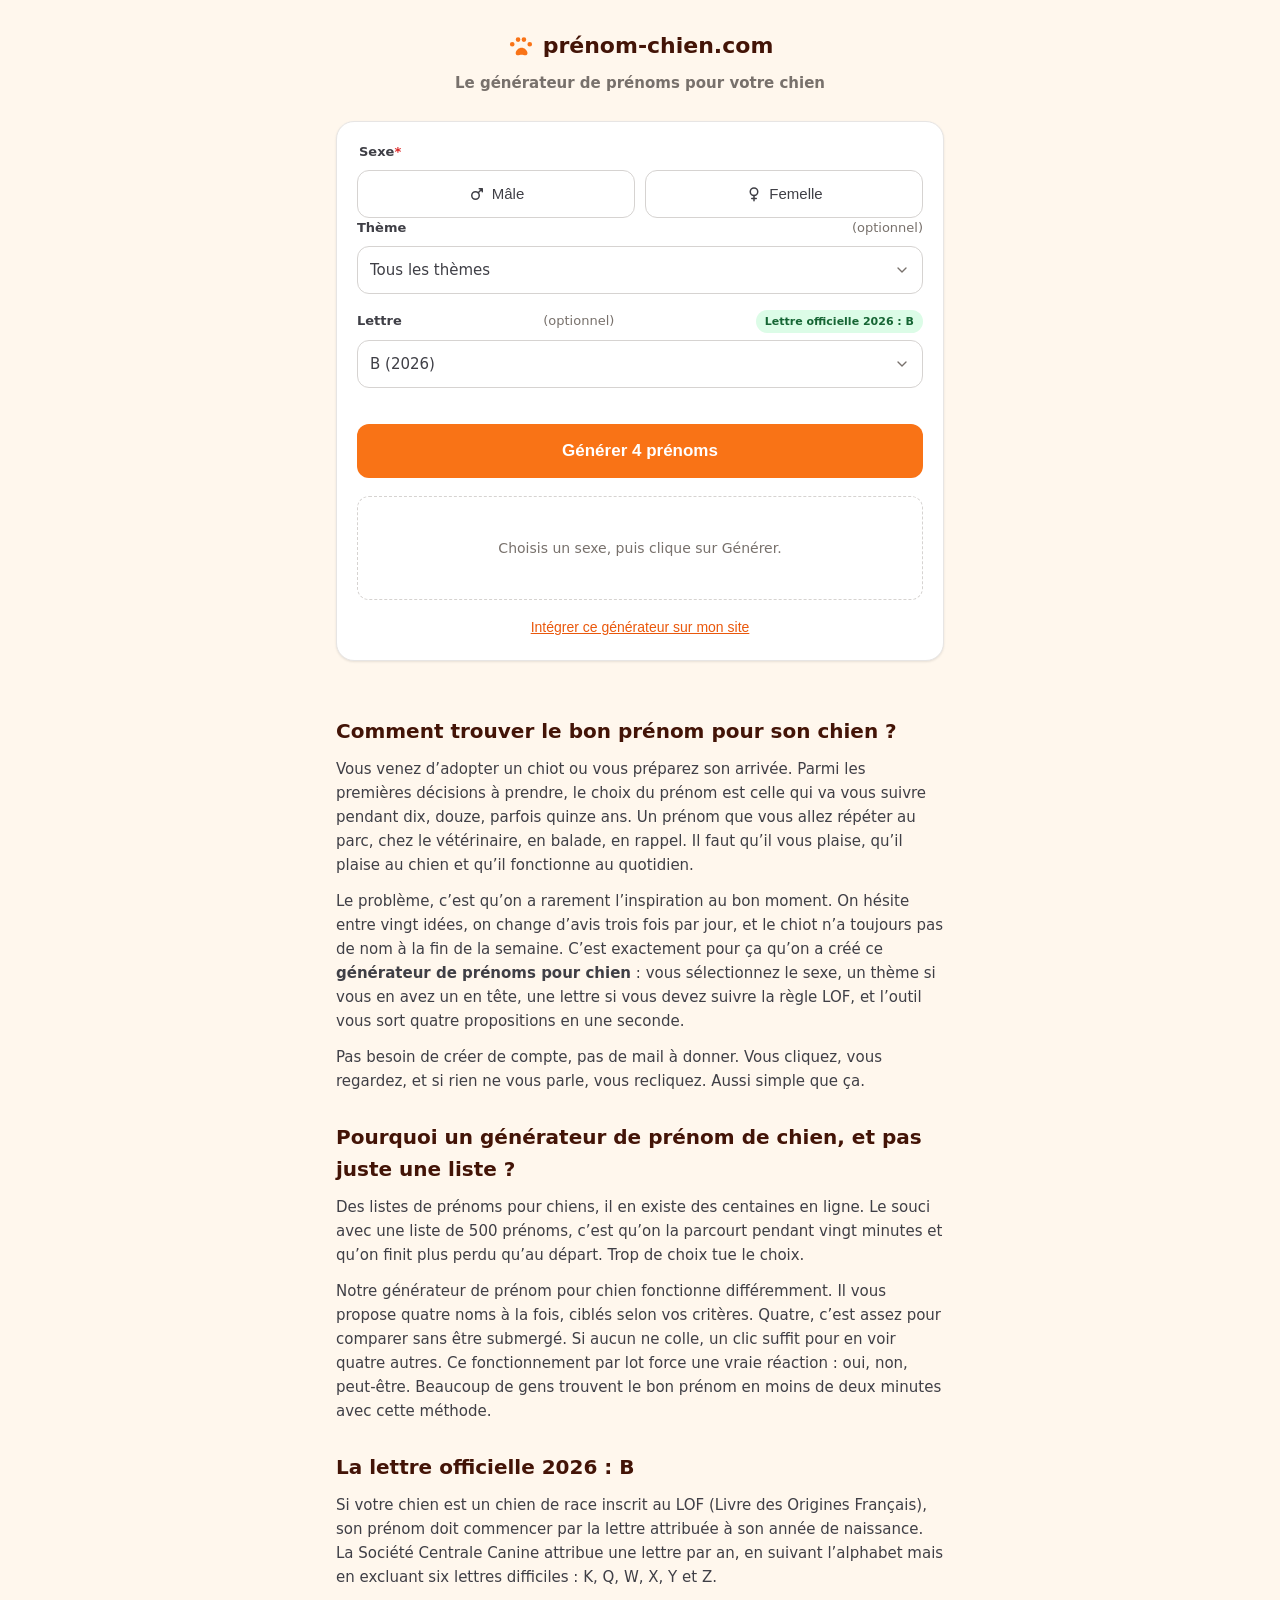
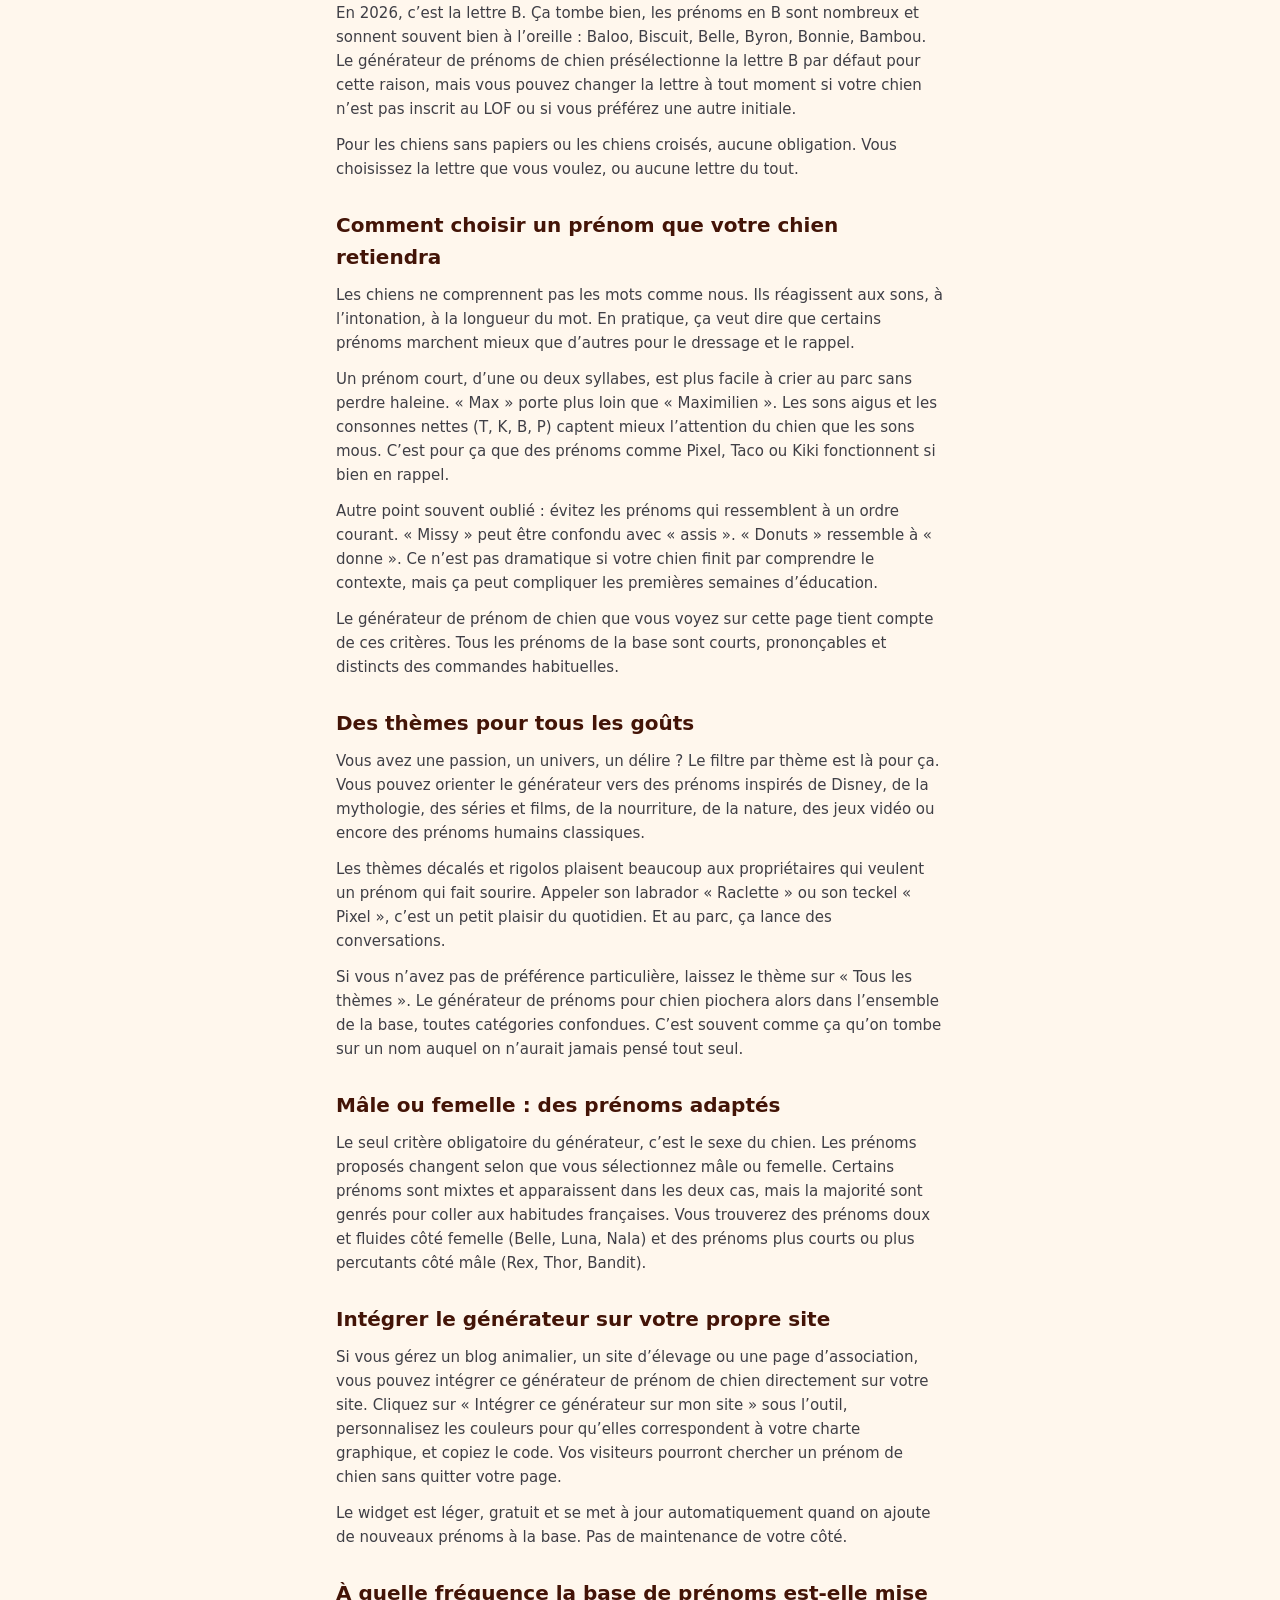
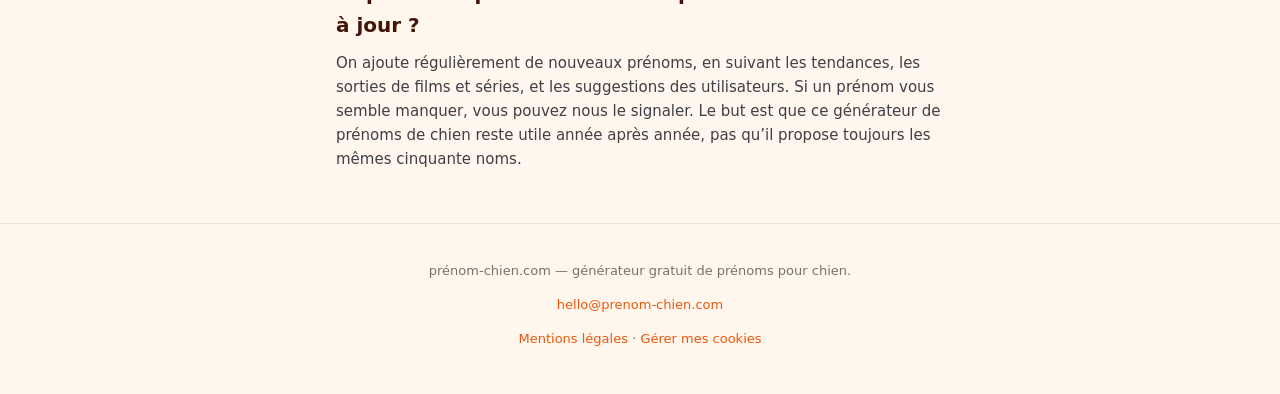
<file: index.html>
<!DOCTYPE html>
<html lang="fr">
<head>
  <meta charset="utf-8">
  <meta name="viewport" content="width=device-width, initial-scale=1">
  <title>Générateur de prénoms de chien 2026 — mâle, femelle, par thème | prénom-chien.com</title>
  <meta name="description" content="Trouvez le prénom parfait pour votre chien en un clic : mâle ou femelle, par thème (Disney, célébrités, séries…) et par lettre. Lettre officielle 2026 : B. Gratuit et rapide.">
  <link rel="canonical" href="https://prenom-chien.com/">
  <meta name="theme-color" content="#f97316">

  <!-- Open Graph / partage -->
  <meta property="og:type" content="website">
  <meta property="og:title" content="Générateur de prénoms de chien 2026">
  <meta property="og:description" content="Mâle ou femelle, par thème et par lettre. Lettre officielle 2026 : B.">
  <meta property="og:url" content="https://prenom-chien.com/">
  <meta property="og:locale" content="fr_FR">

  <link rel="icon" href="data:image/svg+xml,%3Csvg xmlns='http://www.w3.org/2000/svg' viewBox='0 0 24 24'%3E%3Ctext y='20' font-size='20'%3E%F0%9F%90%BE%3C/text%3E%3C/svg%3E">
  <link rel="stylesheet" href="assets/css/style.css">

  <!-- Google AdSense -->
  <script async src="https://pagead2.googlesyndication.com/pagead/js/adsbygoogle.js?client=ca-pub-3139528902031304"
     crossorigin="anonymous"></script>

  <!-- Consent Mode v2 — defaults AVANT chargement GA -->
  <script>
    window.dataLayer = window.dataLayer || [];
    function gtag(){dataLayer.push(arguments);}
    window.gtag = gtag;

    gtag('consent', 'default', {
      ad_storage: 'denied',
      ad_user_data: 'denied',
      ad_personalization: 'denied',
      analytics_storage: 'denied',
      functionality_storage: 'denied',
      personalization_storage: 'denied',
      security_storage: 'granted',
      wait_for_update: 500
    });

    try {
      var m = document.cookie.match(/(?:^|;\s*)pc_consent=([^;]+)/);
      if (m) {
        var c = JSON.parse(decodeURIComponent(m[1]));
        if (c && c.version === 1) {
          var g = c.analytics ? 'granted' : 'denied';
          gtag('consent', 'update', {
            analytics_storage: g,
            functionality_storage: g,
            personalization_storage: g
          });
        }
      }
    } catch (e) {}
  </script>

  <!-- Google Analytics (gtag.js) -->
  <script async src="https://www.googletagmanager.com/gtag/js?id=G-0EL935R9VT"></script>
  <script>
    gtag('js', new Date());
    gtag('config', 'G-0EL935R9VT');
  </script>

  <!-- ================= Google AdSense =================
       Quand ton compte AdSense sera validé, décommente ce bloc et
       remplace ca-pub-XXXXXXXXXXXXXXXX par ton ID éditeur :
  <script async src="https://pagead2.googlesyndication.com/pagead/js/adsbygoogle.js?client=ca-pub-XXXXXXXXXXXXXXXX" crossorigin="anonymous"></script>
       =================================================== -->

  <!-- Données structurées (SEO) -->
  <script type="application/ld+json">
  {
    "@context": "https://schema.org",
    "@type": "WebApplication",
    "name": "Générateur de prénoms de chien",
    "url": "https://prenom-chien.com/",
    "applicationCategory": "UtilitiesApplication",
    "operatingSystem": "Web",
    "inLanguage": "fr-FR",
    "offers": { "@type": "Offer", "price": "0", "priceCurrency": "EUR" }
  }
  </script>
</head>
<body>

  <header class="site-header">
    <a class="logo" href="/">
      <svg viewBox="0 0 24 24" fill="#f97316" aria-hidden="true"><path d="M4.5 12.5a2 2 0 1 0 0-4 2 2 0 0 0 0 4Zm5-4a2 2 0 1 0 0-4 2 2 0 0 0 0 4Zm5 0a2 2 0 1 0 0-4 2 2 0 0 0 0 4Zm5 4a2 2 0 1 0 0-4 2 2 0 0 0 0 4Zm-7 1c-2.5 0-4.5 2-5 4-.4 1.6.8 2.5 2 2.5.9 0 1.8-.5 3-.5s2.1.5 3 .5c1.2 0 2.4-.9 2-2.5-.5-2-2.5-4-5-4Z"/></svg>
      prénom-chien.com
    </a>
    <h1 class="tagline">Le générateur de prénoms pour votre chien</h1>
  </header>

  <main class="wrap">

    <!-- ============================ Générateur ============================ -->
    <section class="generator" aria-label="Générateur de prénoms">

      <fieldset class="field">
        <legend class="label">Sexe <span class="req" aria-hidden="true">*</span></legend>
        <div class="sex-group">
          <button type="button" id="sex-male" class="sex-btn" aria-pressed="false">
            <svg viewBox="0 0 24 24" fill="none" stroke="currentColor" stroke-width="2" stroke-linecap="round" stroke-linejoin="round" aria-hidden="true"><circle cx="10" cy="14" r="5"/><path d="M19 5l-5.4 5.4M19 5h-4M19 5v4"/></svg>
            Mâle
          </button>
          <button type="button" id="sex-female" class="sex-btn" aria-pressed="false">
            <svg viewBox="0 0 24 24" fill="none" stroke="currentColor" stroke-width="2" stroke-linecap="round" stroke-linejoin="round" aria-hidden="true"><circle cx="12" cy="9" r="5"/><path d="M12 14v7M9 18h6"/></svg>
            Femelle
          </button>
        </div>
      </fieldset>

      <div class="field">
        <label class="label" for="theme">Thème <span class="opt">(optionnel)</span></label>
        <select id="theme">
          <option value="">Tous les thèmes</option>
        </select>
      </div>

      <div class="field">
        <label class="label" for="letter">
          Lettre <span class="opt">(optionnel)</span>
          <span class="badge">Lettre officielle 2026 : B</span>
        </label>
        <select id="letter">
          <option value="">Toutes les lettres</option>
        </select>
      </div>

      <button type="button" id="generate" class="btn-primary">Générer 4 prénoms</button>

      <output id="result" class="result" aria-live="polite">
        <p class="hint">Choisis un sexe, puis clique sur Générer.</p>
      </output>

      <div id="actions" class="actions">
        <button type="button" id="again" class="btn-again">
          <svg viewBox="0 0 24 24" fill="none" stroke="currentColor" stroke-width="2" stroke-linecap="round" stroke-linejoin="round" aria-hidden="true"><path d="M21 12a9 9 0 1 1-2.6-6.4M21 3v6h-6"/></svg>
          4 autres prénoms
        </button>
      </div>

      <div class="embed-tools">
        <button type="button" id="embed-toggle" class="link-btn">Intégrer ce générateur sur mon site</button>
        <div id="embed-box" class="embed-box">
          <fieldset class="embed-colors">
            <legend class="embed-label">Personnalisez les couleurs</legend>
            <label class="color-field">
              <span>Couleur principale</span>
              <input type="color" id="embed-primary" value="#f97316">
            </label>
            <label class="color-field">
              <span>Fond</span>
              <input type="color" id="embed-bg" value="#ffffff">
            </label>
            <label class="color-field">
              <span>Texte</span>
              <input type="color" id="embed-text" value="#3f3f46">
            </label>
          </fieldset>
          <button type="button" id="embed-reset" class="link-btn">Réinitialiser les couleurs</button>
          <figure id="embed-preview-wrap" class="embed-preview-wrap">
            <iframe id="embed-preview" class="embed-preview" title="Aperçu du widget"></iframe>
          </figure>
          <textarea id="embed-code" readonly aria-label="Code d’intégration"></textarea>
        </div>
      </div>

    </section>

    <!-- ========================== Contenu SEO ============================ -->
    <article class="content">
      <h2>Comment trouver le bon prénom pour son chien ?</h2>
      <p>Vous venez d’adopter un chiot ou vous préparez son arrivée. Parmi les premières décisions à prendre, le choix du prénom est celle qui va vous suivre pendant dix, douze, parfois quinze ans. Un prénom que vous allez répéter au parc, chez le vétérinaire, en balade, en rappel. Il faut qu’il vous plaise, qu’il plaise au chien et qu’il fonctionne au quotidien.</p>

      <p>Le problème, c’est qu’on a rarement l’inspiration au bon moment. On hésite entre vingt idées, on change d’avis trois fois par jour, et le chiot n’a toujours pas de nom à la fin de la semaine. C’est exactement pour ça qu’on a créé ce <strong>générateur de prénoms pour chien</strong> : vous sélectionnez le sexe, un thème si vous en avez un en tête, une lettre si vous devez suivre la règle LOF, et l’outil vous sort quatre propositions en une seconde.</p>

      <p>Pas besoin de créer de compte, pas de mail à donner. Vous cliquez, vous regardez, et si rien ne vous parle, vous recliquez. Aussi simple que ça.</p>

      <h2>Pourquoi un générateur de prénom de chien, et pas juste une liste ?</h2>
      <p>Des listes de prénoms pour chiens, il en existe des centaines en ligne. Le souci avec une liste de 500 prénoms, c’est qu’on la parcourt pendant vingt minutes et qu’on finit plus perdu qu’au départ. Trop de choix tue le choix.</p>

      <p>Notre générateur de prénom pour chien fonctionne différemment. Il vous propose quatre noms à la fois, ciblés selon vos critères. Quatre, c’est assez pour comparer sans être submergé. Si aucun ne colle, un clic suffit pour en voir quatre autres. Ce fonctionnement par lot force une vraie réaction : oui, non, peut-être. Beaucoup de gens trouvent le bon prénom en moins de deux minutes avec cette méthode.</p>

      <h2>La lettre officielle 2026 : B</h2>
      <p>Si votre chien est un chien de race inscrit au LOF (Livre des Origines Français), son prénom doit commencer par la lettre attribuée à son année de naissance. La Société Centrale Canine attribue une lettre par an, en suivant l’alphabet mais en excluant six lettres difficiles : K, Q, W, X, Y et Z.</p>

      <p>En 2026, c’est la lettre B. Ça tombe bien, les prénoms en B sont nombreux et sonnent souvent bien à l’oreille : Baloo, Biscuit, Belle, Byron, Bonnie, Bambou. Le générateur de prénoms de chien présélectionne la lettre B par défaut pour cette raison, mais vous pouvez changer la lettre à tout moment si votre chien n’est pas inscrit au LOF ou si vous préférez une autre initiale.</p>

      <p>Pour les chiens sans papiers ou les chiens croisés, aucune obligation. Vous choisissez la lettre que vous voulez, ou aucune lettre du tout.</p>

      <h2>Comment choisir un prénom que votre chien retiendra</h2>
      <p>Les chiens ne comprennent pas les mots comme nous. Ils réagissent aux sons, à l’intonation, à la longueur du mot. En pratique, ça veut dire que certains prénoms marchent mieux que d’autres pour le dressage et le rappel.</p>

      <p>Un prénom court, d’une ou deux syllabes, est plus facile à crier au parc sans perdre haleine. « Max » porte plus loin que « Maximilien ». Les sons aigus et les consonnes nettes (T, K, B, P) captent mieux l’attention du chien que les sons mous. C’est pour ça que des prénoms comme Pixel, Taco ou Kiki fonctionnent si bien en rappel.</p>

      <p>Autre point souvent oublié : évitez les prénoms qui ressemblent à un ordre courant. « Missy » peut être confondu avec « assis ». « Donuts » ressemble à « donne ». Ce n’est pas dramatique si votre chien finit par comprendre le contexte, mais ça peut compliquer les premières semaines d’éducation.</p>

      <p>Le générateur de prénom de chien que vous voyez sur cette page tient compte de ces critères. Tous les prénoms de la base sont courts, prononçables et distincts des commandes habituelles.</p>

      <h2>Des thèmes pour tous les goûts</h2>
      <p>Vous avez une passion, un univers, un délire ? Le filtre par thème est là pour ça. Vous pouvez orienter le générateur vers des prénoms inspirés de Disney, de la mythologie, des séries et films, de la nourriture, de la nature, des jeux vidéo ou encore des prénoms humains classiques.</p>

      <p>Les thèmes décalés et rigolos plaisent beaucoup aux propriétaires qui veulent un prénom qui fait sourire. Appeler son labrador « Raclette » ou son teckel « Pixel », c’est un petit plaisir du quotidien. Et au parc, ça lance des conversations.</p>

      <p>Si vous n’avez pas de préférence particulière, laissez le thème sur « Tous les thèmes ». Le générateur de prénoms pour chien piochera alors dans l’ensemble de la base, toutes catégories confondues. C’est souvent comme ça qu’on tombe sur un nom auquel on n’aurait jamais pensé tout seul.</p>

      <h2>Mâle ou femelle : des prénoms adaptés</h2>
      <p>Le seul critère obligatoire du générateur, c’est le sexe du chien. Les prénoms proposés changent selon que vous sélectionnez mâle ou femelle. Certains prénoms sont mixtes et apparaissent dans les deux cas, mais la majorité sont genrés pour coller aux habitudes françaises. Vous trouverez des prénoms doux et fluides côté femelle (Belle, Luna, Nala) et des prénoms plus courts ou plus percutants côté mâle (Rex, Thor, Bandit).</p>

      <h2>Intégrer le générateur sur votre propre site</h2>
      <p>Si vous gérez un blog animalier, un site d’élevage ou une page d’association, vous pouvez intégrer ce générateur de prénom de chien directement sur votre site. Cliquez sur « Intégrer ce générateur sur mon site » sous l’outil, personnalisez les couleurs pour qu’elles correspondent à votre charte graphique, et copiez le code. Vos visiteurs pourront chercher un prénom de chien sans quitter votre page.</p>

      <p>Le widget est léger, gratuit et se met à jour automatiquement quand on ajoute de nouveaux prénoms à la base. Pas de maintenance de votre côté.</p>

      <h2>À quelle fréquence la base de prénoms est-elle mise à jour ?</h2>
      <p>On ajoute régulièrement de nouveaux prénoms, en suivant les tendances, les sorties de films et séries, et les suggestions des utilisateurs. Si un prénom vous semble manquer, vous pouvez nous le signaler. Le but est que ce générateur de prénoms de chien reste utile année après année, pas qu’il propose toujours les mêmes cinquante noms.</p>
    </article>

  </main>

  <footer class="site-footer">
    <p>prénom-chien.com — générateur gratuit de prénoms pour chien.</p>
    <p><a href="mailto:hello@prenom-chien.com">hello@prenom-chien.com</a></p>
    <p><a href="/mentions-legales.html">Mentions légales</a> · <a href="#" data-pc-consent-open>Gérer mes cookies</a></p>
  </footer>

  <!-- Bannière de consentement cookies -->
  <div id="pc-consent-root" class="pc-consent-root" hidden aria-hidden="true">
    <div class="pc-consent-overlay"></div>
    <div class="pc-consent-modal" role="dialog" aria-modal="true" aria-labelledby="pc-consent-title" aria-describedby="pc-consent-desc" tabindex="-1">
      <section class="pc-consent-view" data-view="main">
        <h2 id="pc-consent-title" class="pc-consent-title">Vos cookies, votre choix</h2>
        <p id="pc-consent-desc" class="pc-consent-desc">
          Pour faire vivre ce site, on utilise quelques cookies. Les cookies
          nécessaires sont indispensables au bon fonctionnement de la page.
          Les cookies de mesure d'audience (Google Analytics) nous aident à
          comprendre comment vous utilisez le site afin d'améliorer votre
          expérience. Vous gardez la main à tout moment.
        </p>
        <div class="pc-consent-actions">
          <button type="button" class="pc-btn pc-btn-primary" data-action="accept-all">Tout accepter</button>
          <button type="button" class="pc-btn pc-btn-outline" data-action="customize">Personnaliser</button>
        </div>
        <button type="button" class="pc-consent-reject" data-action="reject-all">Tout refuser</button>
      </section>

      <section class="pc-consent-view" data-view="prefs" hidden>
        <h2 class="pc-consent-title">Vos préférences cookies</h2>
        <p class="pc-consent-desc">Activez uniquement ce avec quoi vous êtes à l'aise.</p>
        <ul class="pc-consent-cats">
          <li class="pc-consent-cat">
            <div class="pc-consent-cat-head">
              <span class="pc-consent-cat-name">Cookies nécessaires</span>
              <span class="pc-consent-toggle pc-consent-toggle--locked" aria-hidden="true">
                <span class="pc-consent-toggle-knob"></span>
              </span>
              <span class="pc-consent-cat-state">Toujours actifs</span>
            </div>
            <p class="pc-consent-cat-desc">Indispensables au fonctionnement du site (préférences techniques, mémorisation de votre choix de cookies). Ils ne peuvent pas être désactivés.</p>
          </li>
          <li class="pc-consent-cat">
            <div class="pc-consent-cat-head">
              <label class="pc-consent-cat-name" for="pc-toggle-analytics">Mesure d'audience</label>
              <button type="button" id="pc-toggle-analytics" class="pc-consent-toggle" role="switch" aria-checked="false" data-toggle="analytics">
                <span class="pc-consent-toggle-knob"></span>
                <span class="pc-sr-only">Activer la mesure d'audience</span>
              </button>
            </div>
            <p class="pc-consent-cat-desc">Google Analytics : statistiques anonymisées de fréquentation pour comprendre l'usage du site et l'améliorer.</p>
          </li>
        </ul>
        <div class="pc-consent-actions pc-consent-actions--prefs">
          <button type="button" class="pc-btn pc-btn-outline" data-action="save">Enregistrer mes choix</button>
          <button type="button" class="pc-btn pc-btn-primary" data-action="accept-all">Tout accepter</button>
        </div>
      </section>
    </div>
  </div>

  <script>
  (function () {
    var CONSENT_VERSION = 1;
    var COOKIE_NAME = 'pc_consent';
    var COOKIE_MAX_AGE = 60 * 60 * 24 * 400;

    function isSecure() { return location.protocol === 'https:'; }

    function readConsent() {
      var m = document.cookie.match(/(?:^|;\s*)pc_consent=([^;]+)/);
      if (!m) return null;
      try {
        var c = JSON.parse(decodeURIComponent(m[1]));
        if (!c || c.version !== CONSENT_VERSION) return null;
        return c;
      } catch (e) { return null; }
    }

    function writeConsent(choices) {
      var payload = { analytics: !!choices.analytics, timestamp: new Date().toISOString(), version: CONSENT_VERSION };
      var value = encodeURIComponent(JSON.stringify(payload));
      var parts = [COOKIE_NAME + '=' + value, 'Max-Age=' + COOKIE_MAX_AGE, 'Path=/', 'SameSite=Lax'];
      if (isSecure()) parts.push('Secure');
      document.cookie = parts.join('; ');
      return payload;
    }

    function deleteAnalyticsCookies() {
      var hostname = location.hostname;
      var domains = ['', hostname, '.' + hostname];
      var hparts = hostname.split('.');
      if (hparts.length > 2) {
        var root = hparts.slice(-2).join('.');
        domains.push(root, '.' + root);
      }
      var all = document.cookie ? document.cookie.split(';') : [];
      for (var i = 0; i < all.length; i++) {
        var name = all[i].split('=')[0].trim();
        if (!name) continue;
        if (name === '_ga' || /^_ga_/.test(name) || name === '_gid' || /^_gat/.test(name)) {
          for (var j = 0; j < domains.length; j++) {
            var d = domains[j];
            var base = name + '=; Expires=Thu, 01 Jan 1970 00:00:00 GMT; Path=/';
            document.cookie = d ? base + '; Domain=' + d : base;
          }
        }
      }
    }

    function gtagUpdate(analyticsGranted) {
      if (typeof window.gtag === 'function') {
        var g = analyticsGranted ? 'granted' : 'denied';
        window.gtag('consent', 'update', { analytics_storage: g, functionality_storage: g, personalization_storage: g });
      }
    }

    var root = document.getElementById('pc-consent-root');
    if (!root) return;
    var modal = root.querySelector('.pc-consent-modal');
    var viewMain = root.querySelector('[data-view="main"]');
    var viewPrefs = root.querySelector('[data-view="prefs"]');
    var toggleAnalytics = root.querySelector('[data-toggle="analytics"]');
    var lastFocus = null;

    function setView(name) {
      if (name === 'prefs') { viewMain.hidden = true; viewPrefs.hidden = false; }
      else { viewMain.hidden = false; viewPrefs.hidden = true; }
    }

    function syncToggleFromStored() {
      var c = readConsent();
      var analytics = c ? !!c.analytics : false;
      toggleAnalytics.setAttribute('aria-checked', analytics ? 'true' : 'false');
    }

    function openModal(opts) {
      opts = opts || {};
      lastFocus = document.activeElement;
      syncToggleFromStored();
      setView(opts.view === 'prefs' ? 'prefs' : 'main');
      root.hidden = false;
      root.setAttribute('aria-hidden', 'false');
      document.documentElement.style.overflow = 'hidden';
      setTimeout(function () {
        var firstBtn = (opts.view === 'prefs' ? viewPrefs : viewMain).querySelector('.pc-btn, .pc-consent-toggle');
        if (firstBtn) firstBtn.focus();
        else modal.focus();
      }, 0);
    }

    function closeModal() {
      root.hidden = true;
      root.setAttribute('aria-hidden', 'true');
      document.documentElement.style.overflow = '';
      if (lastFocus && typeof lastFocus.focus === 'function') {
        try { lastFocus.focus(); } catch (e) {}
      }
    }

    function applyChoices(choices) {
      var prev = readConsent();
      var saved = writeConsent(choices);
      gtagUpdate(saved.analytics);
      if (!saved.analytics) deleteAnalyticsCookies();
    }

    root.addEventListener('click', function (e) {
      var btn = e.target.closest('[data-action]');
      if (!btn) return;
      var action = btn.getAttribute('data-action');
      if (action === 'accept-all') { applyChoices({ analytics: true }); closeModal(); }
      else if (action === 'reject-all') { applyChoices({ analytics: false }); closeModal(); }
      else if (action === 'customize') {
        setView('prefs');
        var first = viewPrefs.querySelector('.pc-consent-toggle:not(.pc-consent-toggle--locked)');
        if (first) first.focus();
      }
      else if (action === 'save') {
        var analytics = toggleAnalytics.getAttribute('aria-checked') === 'true';
        applyChoices({ analytics: analytics });
        closeModal();
      }
    });

    if (toggleAnalytics) {
      toggleAnalytics.addEventListener('click', function () {
        var cur = toggleAnalytics.getAttribute('aria-checked') === 'true';
        toggleAnalytics.setAttribute('aria-checked', cur ? 'false' : 'true');
      });
      toggleAnalytics.addEventListener('keydown', function (e) {
        if (e.key === ' ' || e.key === 'Enter') { e.preventDefault(); toggleAnalytics.click(); }
      });
    }

    modal.addEventListener('keydown', function (e) {
      if (e.key === 'Escape') { e.preventDefault(); e.stopPropagation(); return; }
      if (e.key !== 'Tab') return;
      var focusables = Array.prototype.filter.call(
        modal.querySelectorAll('button, [href], [tabindex]:not([tabindex="-1"])'),
        function (el) { return !el.hidden && el.offsetParent !== null && !el.disabled; }
      );
      if (!focusables.length) return;
      var first = focusables[0];
      var last = focusables[focusables.length - 1];
      if (e.shiftKey && document.activeElement === first) { e.preventDefault(); last.focus(); }
      else if (!e.shiftKey && document.activeElement === last) { e.preventDefault(); first.focus(); }
    });

    window.PcConsent = {
      open: function () { openModal({ view: 'main' }); },
      openPrefs: function () { openModal({ view: 'prefs' }); },
      get: function () { return readConsent(); },
      set: function (choices) { applyChoices(choices || { analytics: false }); }
    };

    document.addEventListener('click', function (e) {
      var t = e.target.closest('[data-pc-consent-open]');
      if (t) { e.preventDefault(); window.PcConsent.open(); }
    });

    var stored = readConsent();
    if (stored) {
      gtagUpdate(stored.analytics);
      if (!stored.analytics) deleteAnalyticsCookies();
    } else {
      setTimeout(function () {
        if (!readConsent()) openModal({ view: 'main' });
      }, 3000);
    }
  })();
  </script>

  <script src="assets/js/data.js"></script>
  <script src="assets/js/app.js"></script>
</body>
</html>
</file>
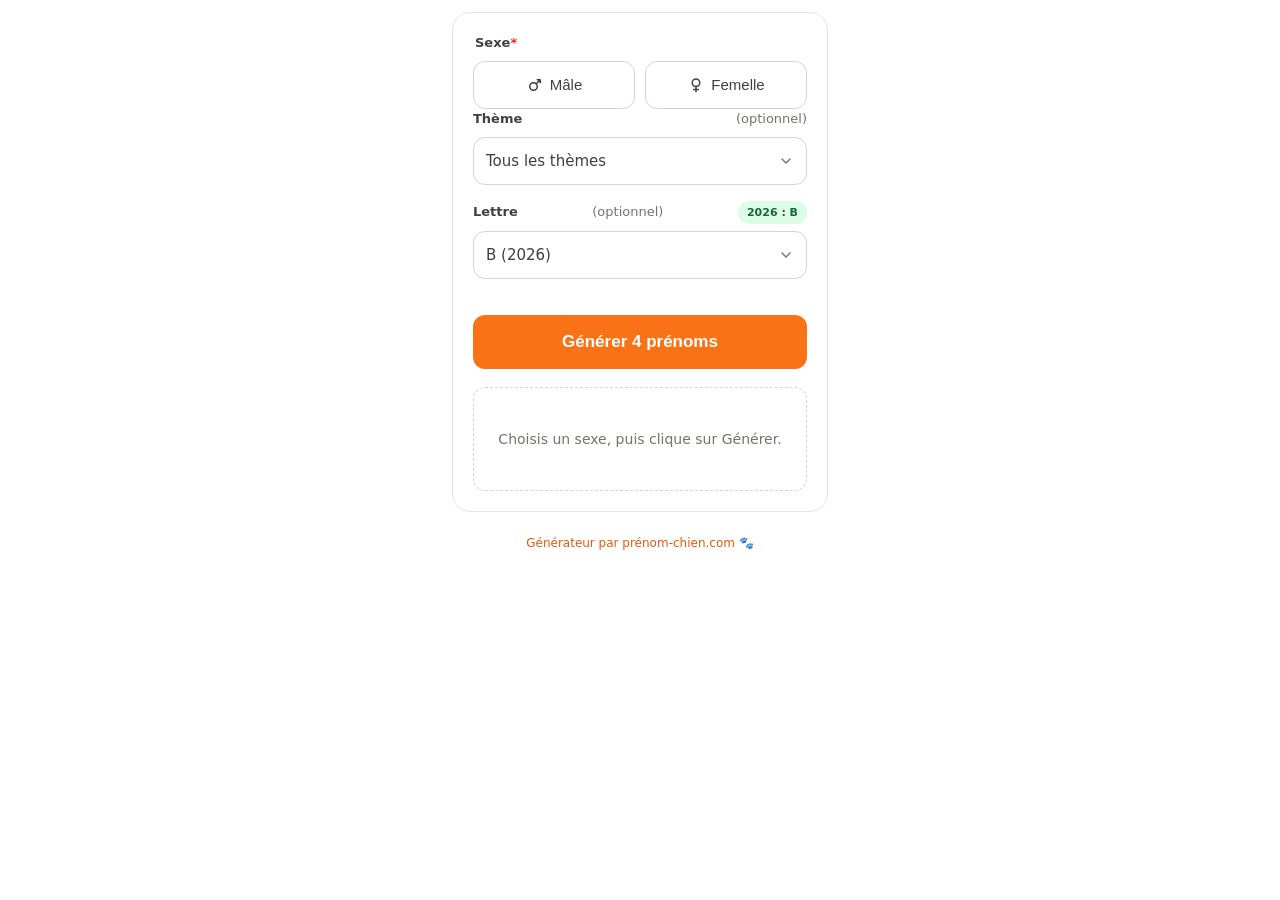
<file: embed.html>
<!DOCTYPE html>
<html lang="fr">
<head>
  <meta charset="utf-8">
  <meta name="viewport" content="width=device-width, initial-scale=1">
  <title>Générateur de prénoms de chien</title>
  <meta name="robots" content="noindex">
  <link rel="icon" href="data:image/svg+xml,%3Csvg xmlns='http://www.w3.org/2000/svg' viewBox='0 0 24 24'%3E%3Ctext y='20' font-size='20'%3E%F0%9F%90%BE%3C/text%3E%3C/svg%3E">
  <link rel="stylesheet" href="assets/css/style.css">

  <script>
  (function(){
    var p = new URLSearchParams(window.location.search);
    var map = {
      primary:  '--orange',
      bg:       '--surface',
      text:     '--text',
    };
    function hexToRgb(h){
      h = h.replace('#','');
      if(h.length===3) h=h[0]+h[0]+h[1]+h[1]+h[2]+h[2];
      var n=parseInt(h,16);
      return [(n>>16)&255,(n>>8)&255,n&255];
    }
    function shade(rgb,amt){
      return rgb.map(function(c){return Math.max(0,Math.min(255,c+amt));});
    }
    function toHex(rgb){
      return '#'+rgb.map(function(c){return ('0'+c.toString(16)).slice(-2);}).join('');
    }
    function luminance(rgb){
      return (0.299*rgb[0]+0.587*rgb[1]+0.114*rgb[2])/255;
    }
    var s = document.documentElement.style;
    var primary = p.get('primary');
    if(primary){
      if(primary.charAt(0)!=='#') primary='#'+primary;
      var rgb = hexToRgb(primary);
      s.setProperty('--orange', primary);
      s.setProperty('--orange-dark', toHex(shade(rgb,-20)));
      s.setProperty('--orange-darker', toHex(shade(rgb,-50)));
      s.setProperty('--cream', toHex(shade(rgb,200)));
      s.setProperty('--cream-2', toHex(shade(rgb,180)));
      s.setProperty('--ink', toHex(shade(rgb,-140)));
    }
    var bg = p.get('bg');
    if(bg){
      if(bg.charAt(0)!=='#') bg='#'+bg;
      s.setProperty('--surface', bg);
      var bgRgb = hexToRgb(bg);
      if(luminance(bgRgb)<0.5){
        s.setProperty('--border', toHex(shade(bgRgb,40)));
        s.setProperty('--border-strong', toHex(shade(bgRgb,60)));
        if(!p.get('text')){
          s.setProperty('--text', '#e4e4e7');
          s.setProperty('--text-muted', '#a1a1aa');
        }
      }
    }
    var txt = p.get('text');
    if(txt){
      if(txt.charAt(0)!=='#') txt='#'+txt;
      s.setProperty('--text', txt);
      s.setProperty('--text-muted', txt);
    }
  })();
  </script>
</head>
<body class="embed">

  <main class="wrap" style="padding:12px;max-width:400px">

    <section class="generator" aria-label="Générateur de prénoms de chien">

      <fieldset class="field">
        <legend class="label">Sexe <span class="req" aria-hidden="true">*</span></legend>
        <div class="sex-group">
          <button type="button" id="sex-male" class="sex-btn" aria-pressed="false">
            <svg viewBox="0 0 24 24" fill="none" stroke="currentColor" stroke-width="2" stroke-linecap="round" stroke-linejoin="round" aria-hidden="true"><circle cx="10" cy="14" r="5"/><path d="M19 5l-5.4 5.4M19 5h-4M19 5v4"/></svg>
            Mâle
          </button>
          <button type="button" id="sex-female" class="sex-btn" aria-pressed="false">
            <svg viewBox="0 0 24 24" fill="none" stroke="currentColor" stroke-width="2" stroke-linecap="round" stroke-linejoin="round" aria-hidden="true"><circle cx="12" cy="9" r="5"/><path d="M12 14v7M9 18h6"/></svg>
            Femelle
          </button>
        </div>
      </fieldset>

      <div class="field">
        <label class="label" for="theme">Thème <span class="opt">(optionnel)</span></label>
        <select id="theme"><option value="">Tous les thèmes</option></select>
      </div>

      <div class="field">
        <label class="label" for="letter">
          Lettre <span class="opt">(optionnel)</span>
          <span class="badge">2026 : B</span>
        </label>
        <select id="letter"><option value="">Toutes les lettres</option></select>
      </div>

      <button type="button" id="generate" class="btn-primary">Générer 4 prénoms</button>

      <output id="result" class="result" aria-live="polite">
        <p class="hint">Choisis un sexe, puis clique sur Générer.</p>
      </output>

      <div id="actions" class="actions">
        <button type="button" id="again" class="btn-again">
          <svg viewBox="0 0 24 24" fill="none" stroke="currentColor" stroke-width="2" stroke-linecap="round" stroke-linejoin="round" aria-hidden="true"><path d="M21 12a9 9 0 1 1-2.6-6.4M21 3v6h-6"/></svg>
          4 autres prénoms
        </button>
      </div>

    </section>

    <p class="embed-credit">
      <a href="https://prenom-chien.com/" target="_blank" rel="noopener">Générateur par prénom-chien.com 🐾</a>
    </p>

  </main>

  <script src="assets/js/data.js"></script>
  <script src="assets/js/app.js"></script>
</body>
</html>
</file>
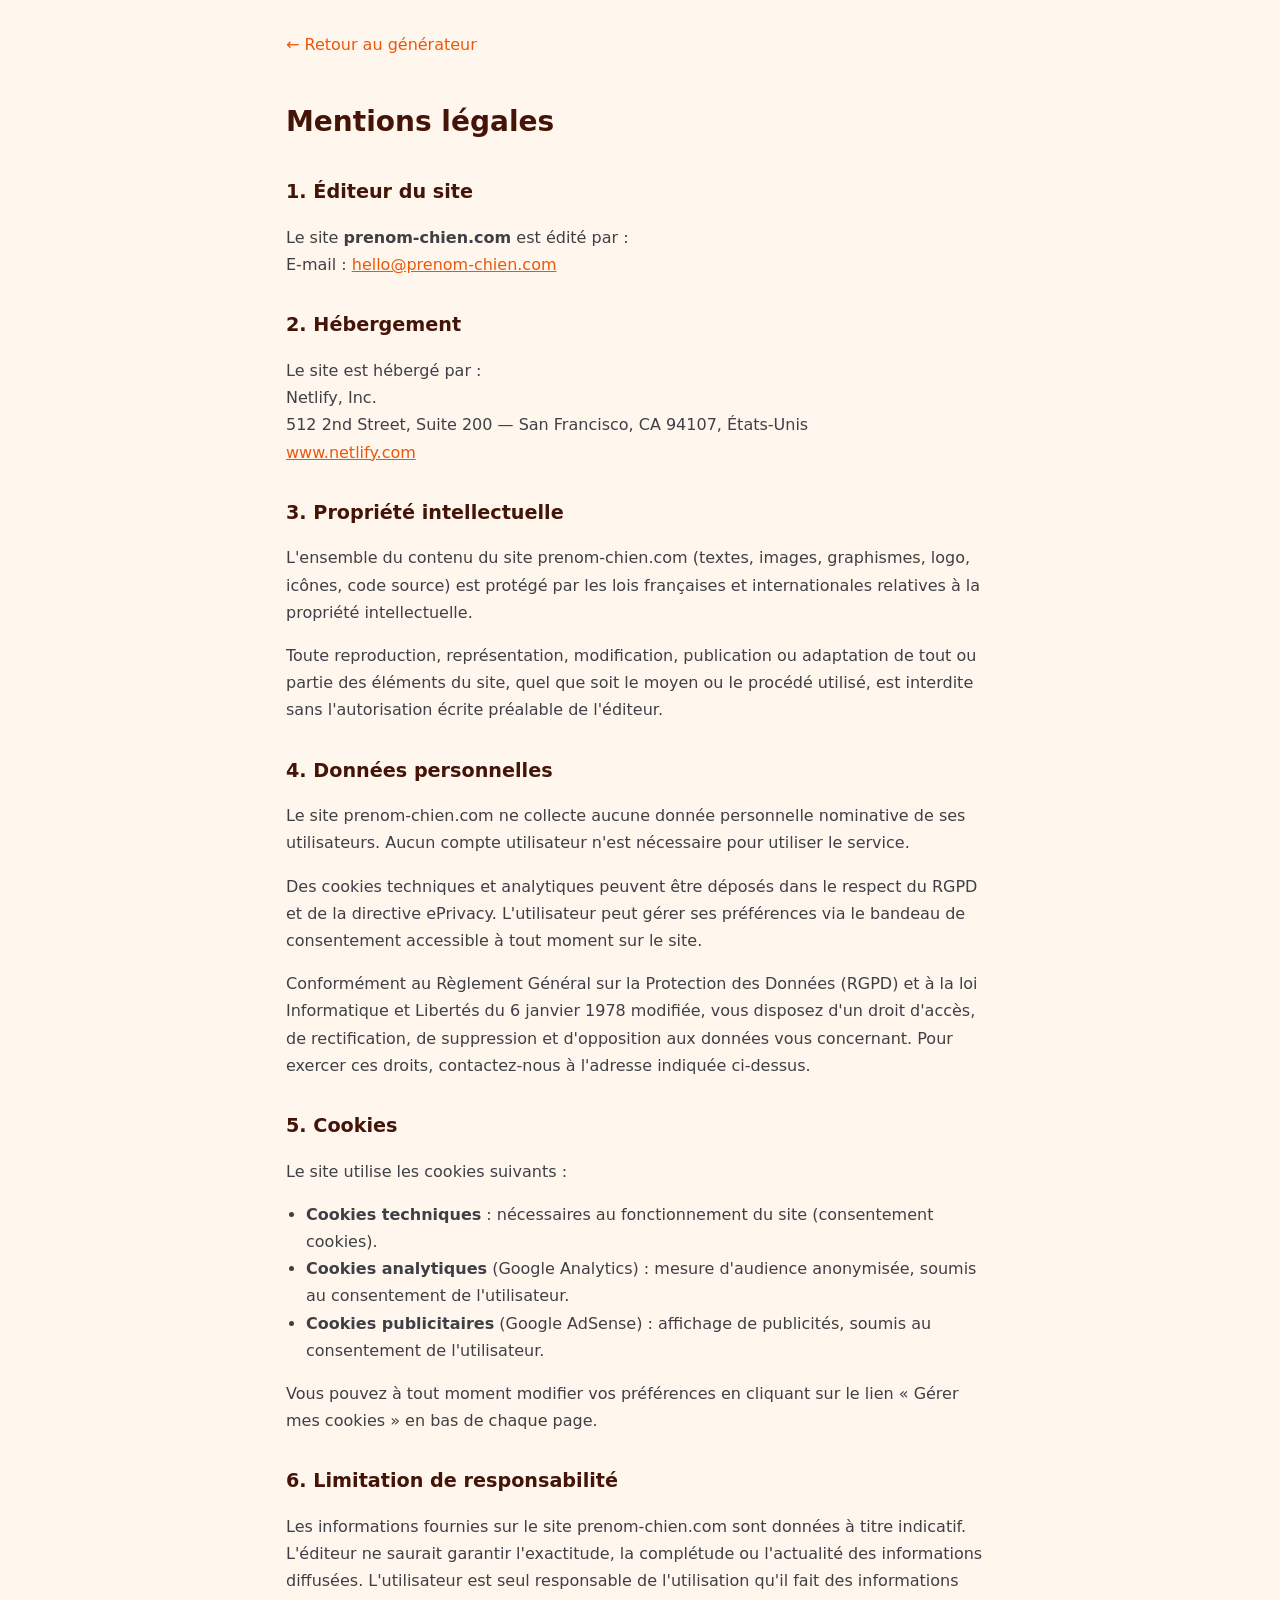
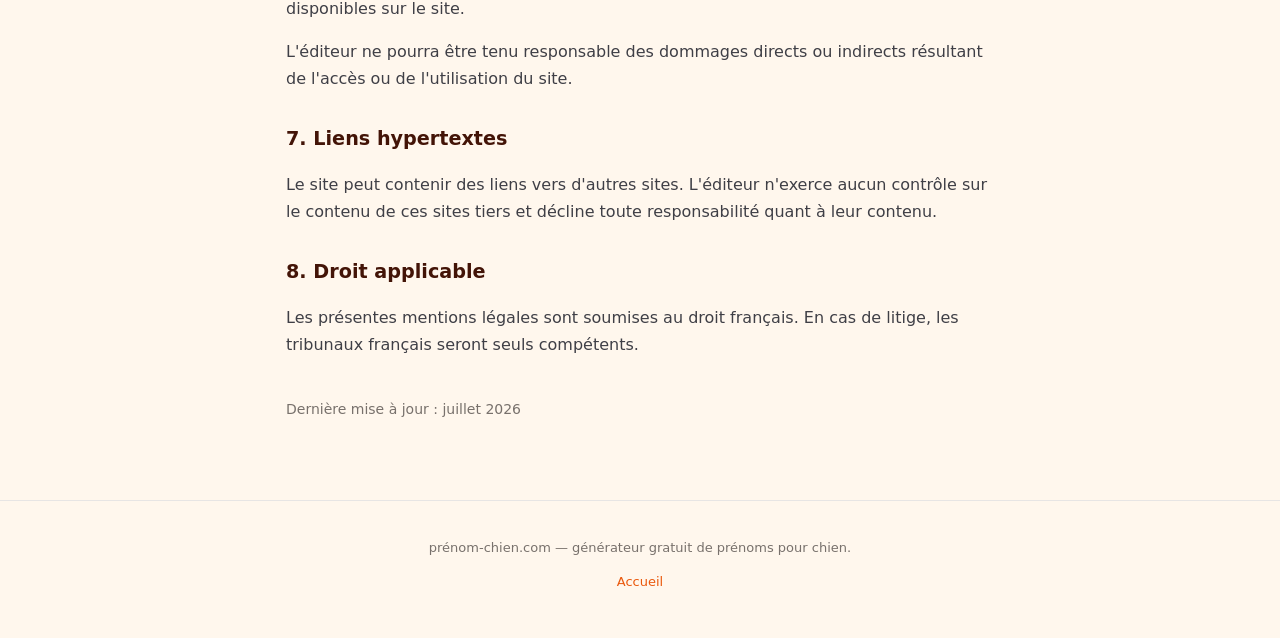
<file: mentions-legales.html>
<!DOCTYPE html>
<html lang="fr">
<head>
  <meta charset="utf-8">
  <meta name="viewport" content="width=device-width, initial-scale=1">
  <title>Mentions légales — prénom-chien.com</title>
  <meta name="robots" content="noindex, nofollow">
  <link rel="icon" href="data:image/svg+xml,%3Csvg xmlns='http://www.w3.org/2000/svg' viewBox='0 0 24 24'%3E%3Ctext y='20' font-size='20'%3E%F0%9F%90%BE%3C/text%3E%3C/svg%3E">
  <link rel="stylesheet" href="assets/css/style.css">
  <style>
    .legal-page { max-width: 740px; margin: 0 auto; padding: 2rem 1rem 4rem; }
    .legal-page h1 { font-size: 1.75rem; color: var(--ink); margin-bottom: 1.5rem; }
    .legal-page h2 { font-size: 1.2rem; color: var(--ink); margin-top: 2rem; margin-bottom: 0.5rem; }
    .legal-page p, .legal-page li { color: var(--text); line-height: 1.7; }
    .legal-page ul { padding-left: 1.25rem; }
    .legal-page a { color: var(--orange-dark); }
    .legal-back { display: inline-block; margin-bottom: 1.5rem; color: var(--orange-dark); text-decoration: none; font-weight: 500; }
    .legal-back:hover { text-decoration: underline; }
  </style>
</head>
<body>
  <div class="legal-page">
    <a href="/" class="legal-back">&larr; Retour au générateur</a>

    <h1>Mentions légales</h1>

    <h2>1. Éditeur du site</h2>
    <p>
      Le site <strong>prenom-chien.com</strong> est édité par :<br>
      E-mail : <a href="mailto:hello@prenom-chien.com">hello@prenom-chien.com</a>
    </p>

    <h2>2. Hébergement</h2>
    <p>
      Le site est hébergé par :<br>
      Netlify, Inc.<br>
      512 2nd Street, Suite 200 — San Francisco, CA 94107, États-Unis<br>
      <a href="https://www.netlify.com" target="_blank" rel="noopener">www.netlify.com</a>
    </p>

    <h2>3. Propriété intellectuelle</h2>
    <p>
      L'ensemble du contenu du site prenom-chien.com (textes, images, graphismes, logo, icônes, code source) est protégé par les lois françaises et internationales relatives à la propriété intellectuelle.
    </p>
    <p>
      Toute reproduction, représentation, modification, publication ou adaptation de tout ou partie des éléments du site, quel que soit le moyen ou le procédé utilisé, est interdite sans l'autorisation écrite préalable de l'éditeur.
    </p>

    <h2>4. Données personnelles</h2>
    <p>
      Le site prenom-chien.com ne collecte aucune donnée personnelle nominative de ses utilisateurs. Aucun compte utilisateur n'est nécessaire pour utiliser le service.
    </p>
    <p>
      Des cookies techniques et analytiques peuvent être déposés dans le respect du RGPD et de la directive ePrivacy. L'utilisateur peut gérer ses préférences via le bandeau de consentement accessible à tout moment sur le site.
    </p>
    <p>
      Conformément au Règlement Général sur la Protection des Données (RGPD) et à la loi Informatique et Libertés du 6 janvier 1978 modifiée, vous disposez d'un droit d'accès, de rectification, de suppression et d'opposition aux données vous concernant. Pour exercer ces droits, contactez-nous à l'adresse indiquée ci-dessus.
    </p>

    <h2>5. Cookies</h2>
    <p>Le site utilise les cookies suivants :</p>
    <ul>
      <li><strong>Cookies techniques</strong> : nécessaires au fonctionnement du site (consentement cookies).</li>
      <li><strong>Cookies analytiques</strong> (Google Analytics) : mesure d'audience anonymisée, soumis au consentement de l'utilisateur.</li>
      <li><strong>Cookies publicitaires</strong> (Google AdSense) : affichage de publicités, soumis au consentement de l'utilisateur.</li>
    </ul>
    <p>
      Vous pouvez à tout moment modifier vos préférences en cliquant sur le lien « Gérer mes cookies » en bas de chaque page.
    </p>

    <h2>6. Limitation de responsabilité</h2>
    <p>
      Les informations fournies sur le site prenom-chien.com sont données à titre indicatif. L'éditeur ne saurait garantir l'exactitude, la complétude ou l'actualité des informations diffusées. L'utilisateur est seul responsable de l'utilisation qu'il fait des informations disponibles sur le site.
    </p>
    <p>
      L'éditeur ne pourra être tenu responsable des dommages directs ou indirects résultant de l'accès ou de l'utilisation du site.
    </p>

    <h2>7. Liens hypertextes</h2>
    <p>
      Le site peut contenir des liens vers d'autres sites. L'éditeur n'exerce aucun contrôle sur le contenu de ces sites tiers et décline toute responsabilité quant à leur contenu.
    </p>

    <h2>8. Droit applicable</h2>
    <p>
      Les présentes mentions légales sont soumises au droit français. En cas de litige, les tribunaux français seront seuls compétents.
    </p>

    <p style="margin-top: 2.5rem; color: var(--text-muted); font-size: 0.875rem;">
      Dernière mise à jour : juillet 2026
    </p>
  </div>

  <footer class="site-footer">
    <p>prénom-chien.com — générateur gratuit de prénoms pour chien.</p>
    <p><a href="/">Accueil</a></p>
  </footer>
</body>
</html>
</file>
<file: assets/css/style.css>
/* ==========================================================================
   prénom-chien.com — feuille de style
   Mobile first, légère, sans dépendance externe.
   ========================================================================== */

:root {
  --orange: #f97316;
  --orange-dark: #ea580c;
  --orange-darker: #c2410c;
  --cream: #fff7ed;
  --cream-2: #ffedd5;
  --ink: #431407;
  --text: #3f3f46;
  --text-muted: #78716c;
  --surface: #ffffff;
  --border: #e7e5e4;
  --border-strong: #d6d3d1;
  --green-bg: #dcfce7;
  --green-text: #166534;
  --danger: #dc2626;
  --radius: 12px;
  --shadow: 0 1px 3px rgba(0, 0, 0, 0.06), 0 1px 2px rgba(0, 0, 0, 0.04);
  --font: system-ui, -apple-system, "Segoe UI", Roboto, Helvetica, Arial, sans-serif;
}

* { box-sizing: border-box; }
fieldset { border: 0; padding: 0; margin: 0; min-inline-size: 0; }

html { -webkit-text-size-adjust: 100%; }

body {
  margin: 0;
  font-family: var(--font);
  color: var(--text);
  background: var(--cream);
  line-height: 1.6;
  -webkit-font-smoothing: antialiased;
}

/* Variante utilisée par la page /embed : fond transparent, sans marges */
body.embed {
  background: transparent;
}

.wrap {
  max-width: 640px;
  margin: 0 auto;
  padding: 0 16px;
}

/* --------------------------------------------------------------- En-tête */
.site-header {
  text-align: center;
  padding: 28px 16px 8px;
}
.logo {
  display: inline-flex;
  align-items: center;
  gap: 8px;
  font-size: 22px;
  font-weight: 700;
  color: var(--ink);
  text-decoration: none;
}
.logo svg { width: 28px; height: 28px; }
.tagline {
  margin: 4px 0 0;
  font-size: 15px;
  color: var(--text-muted);
}

/* ------------------------------------------------------------ Générateur */
.generator {
  background: var(--surface);
  border: 1px solid var(--border);
  border-radius: 18px;
  box-shadow: var(--shadow);
  padding: 20px;
  margin: 18px 0;
}
body.embed .generator {
  margin: 0;
  box-shadow: none;
}

.field { margin-bottom: 16px; }
.field:last-of-type { margin-bottom: 0; }

.label {
  display: flex;
  align-items: center;
  justify-content: space-between;
  font-size: 13px;
  font-weight: 600;
  color: var(--text);
  margin-bottom: 7px;
}
.label .opt { font-weight: 400; color: var(--text-muted); }
.req { color: var(--danger); }

/* Boutons sexe */
.sex-group {
  display: grid;
  grid-template-columns: 1fr 1fr;
  gap: 10px;
}
.sex-btn {
  height: 48px;
  border: 1.5px solid var(--border-strong);
  background: var(--surface);
  border-radius: var(--radius);
  font-size: 15px;
  font-weight: 500;
  color: var(--text);
  cursor: pointer;
  display: flex;
  align-items: center;
  justify-content: center;
  gap: 6px;
  transition: all 0.12s ease;
}
.sex-btn:hover { border-color: var(--orange); }
.sex-btn[aria-pressed="true"] {
  background: var(--cream-2);
  border-color: var(--orange);
  color: var(--orange-darker);
}
.sex-btn svg { width: 18px; height: 18px; }

/* Menus déroulants */
select {
  width: 100%;
  height: 48px;
  padding: 0 12px;
  font-size: 15px;
  font-family: inherit;
  color: var(--text);
  background: var(--surface);
  border: 1.5px solid var(--border-strong);
  border-radius: var(--radius);
  cursor: pointer;
  appearance: none;
  background-image: url("data:image/svg+xml,%3Csvg xmlns='http://www.w3.org/2000/svg' width='16' height='16' viewBox='0 0 24 24' fill='none' stroke='%2378716c' stroke-width='2' stroke-linecap='round' stroke-linejoin='round'%3E%3Cpolyline points='6 9 12 15 18 9'/%3E%3C/svg%3E");
  background-repeat: no-repeat;
  background-position: right 12px center;
}
select:focus { outline: 2px solid var(--orange); outline-offset: 1px; border-color: var(--orange); }

.badge {
  font-size: 11px;
  font-weight: 600;
  background: var(--green-bg);
  color: var(--green-text);
  padding: 3px 9px;
  border-radius: 20px;
}

/* Bouton principal */
.btn-primary {
  width: 100%;
  height: 54px;
  margin-top: 20px;
  border: none;
  border-radius: var(--radius);
  background: var(--orange);
  color: #fff;
  font-size: 17px;
  font-weight: 600;
  cursor: pointer;
  transition: background 0.12s ease, transform 0.06s ease;
}
.btn-primary:hover { background: var(--orange-dark); }
.btn-primary:active { transform: scale(0.99); }

/* Zone résultat */
.result {
  margin-top: 18px;
  min-height: 104px;
  border: 1.5px dashed var(--border-strong);
  border-radius: var(--radius);
  display: flex;
  flex-direction: column;
  align-items: center;
  justify-content: center;
  text-align: center;
  padding: 16px;
}
.result.filled { border-style: solid; border-color: var(--cream-2); background: var(--cream); }
.result .hint { font-size: 14px; color: var(--text-muted); }
.result .err { font-size: 14px; color: var(--danger); font-weight: 500; }
.result .sex-tag {
  font-size: 11px;
  text-transform: uppercase;
  letter-spacing: 0.08em;
  color: var(--orange-darker);
  font-weight: 600;
}
.result .name {
  font-size: 40px;
  font-weight: 700;
  color: var(--ink);
  line-height: 1.15;
  margin-top: 2px;
  word-break: break-word;
}

/* Grille des 4 prénoms proposés */
.names {
  display: grid;
  grid-template-columns: 1fr 1fr;
  gap: 8px;
  width: 100%;
  margin-top: 6px;
  list-style: none;
  padding: 0;
}
.name-item {
  display: flex;
  align-items: center;
  justify-content: center;
  gap: 6px;
  min-width: 0;
  padding: 12px 8px;
  border: 1.5px solid var(--cream-2);
  background: var(--surface);
  border-radius: var(--radius);
  font-size: 19px;
  font-weight: 700;
  line-height: 1.15;
  color: var(--ink);
  cursor: pointer;
  transition: border-color 0.12s ease, background 0.12s ease;
}
.name-item span {
  min-width: 0;
  white-space: normal;
  overflow-wrap: anywhere;
  hyphens: auto;
}
.name-item:hover { border-color: var(--orange); background: #fff; }
.name-item .copy-ico { width: 15px; height: 15px; color: var(--text-muted); flex: none; }
.name-item:hover .copy-ico { color: var(--orange); }
.copy-hint { margin: 12px 0 0; font-size: 12px; color: var(--text-muted); }

/* Actions secondaires : Copier (gauche) / Un autre (droite, principal) */
.actions {
  display: none;
  gap: 10px;
  margin-top: 12px;
}
.actions.show { display: flex; }
.btn-secondary {
  flex: 1;
  height: 46px;
  border: 1.5px solid var(--border-strong);
  background: var(--surface);
  border-radius: var(--radius);
  font-size: 14px;
  font-weight: 500;
  color: var(--text);
  cursor: pointer;
  display: flex;
  align-items: center;
  justify-content: center;
  gap: 6px;
}
.btn-secondary:hover { border-color: var(--orange); }
.btn-secondary svg { width: 16px; height: 16px; }

/* « Un autre » : bouton d'action mis en avant, à droite */
.btn-again {
  flex: 1.6;
  height: 46px;
  border: none;
  border-radius: var(--radius);
  background: var(--cream-2);
  color: var(--orange-darker);
  font-size: 15px;
  font-weight: 600;
  cursor: pointer;
  display: flex;
  align-items: center;
  justify-content: center;
  gap: 7px;
}
.btn-again:hover { background: var(--orange); color: #fff; }
.btn-again svg { width: 18px; height: 18px; }

/* --------------------------------------------------------- Emplacements pub */
.ad-slot {
  margin: 20px 0;
  min-height: 100px;
  border: 1px dashed var(--border-strong);
  border-radius: 8px;
  display: flex;
  align-items: center;
  justify-content: center;
  font-size: 12px;
  color: var(--text-muted);
  background: var(--surface);
}

/* -------------------------------------------------------------- Intégrer */
.embed-tools { margin-top: 14px; text-align: center; }
.link-btn {
  background: none;
  border: none;
  color: var(--orange-dark);
  font-size: 14px;
  font-weight: 500;
  cursor: pointer;
  text-decoration: underline;
  padding: 4px;
}
.embed-box {
  display: none;
  margin-top: 12px;
  text-align: left;
}
.embed-box.show { display: block; }
.embed-box textarea {
  width: 100%;
  height: 84px;
  font-family: ui-monospace, "SF Mono", Menlo, Consolas, monospace;
  font-size: 12px;
  padding: 10px;
  border: 1.5px solid var(--border-strong);
  border-radius: 8px;
  resize: vertical;
  color: var(--text);
  background: var(--surface);
}

/* ---------------------------------------------------------------- Contenu */
.content { padding: 8px 0 40px; }
.content h2 { font-size: 20px; color: var(--ink); margin: 28px 0 10px; }
.content h3 { font-size: 16px; color: var(--ink); margin: 20px 0 6px; }
.content p { margin: 0 0 12px; font-size: 15px; }
.content ul { padding-left: 20px; }
.content li { margin-bottom: 6px; font-size: 15px; }

/* ------------------------------------------------------------- Pied de page */
.site-footer {
  text-align: center;
  padding: 24px 16px 32px;
  font-size: 13px;
  color: var(--text-muted);
  border-top: 1px solid var(--border);
}
.site-footer a { color: var(--orange-dark); text-decoration: none; }

/* Lien retour discret dans la version embed */
/* ------------------------------------------------- Embed customizer */
.embed-label {
  font-size: 13px;
  font-weight: 600;
  color: var(--text);
  margin: 0 0 8px;
}
.embed-colors {
  display: grid;
  grid-template-columns: 1fr 1fr;
  gap: 10px;
  margin-bottom: 10px;
}
.embed-colors > legend { grid-column: 1 / -1; }
.color-field {
  display: flex;
  align-items: center;
  gap: 8px;
  font-size: 13px;
  color: var(--text);
}
.color-field span {
  flex: 1;
  min-width: 0;
}
.color-field input[type="color"] {
  width: 36px;
  height: 32px;
  border: 1.5px solid var(--border-strong);
  border-radius: 6px;
  padding: 2px;
  cursor: pointer;
  background: var(--surface);
}
.embed-preview-wrap {
  margin: 12px 0;
  border: 1px solid var(--border);
  border-radius: 10px;
  overflow: hidden;
  background: #f4f4f5;
}
.embed-preview {
  width: 100%;
  height: 540px;
  border: 0;
  display: block;
}

.embed-credit {
  text-align: center;
  padding: 10px 0 2px;
  font-size: 12px;
}
.embed-credit a { color: var(--orange-dark); text-decoration: none; font-weight: 500; }

/* Petit toast « copié » */
.toast {
  position: fixed;
  left: 50%;
  bottom: 24px;
  transform: translateX(-50%);
  background: var(--ink);
  color: #fff;
  padding: 10px 18px;
  border-radius: 24px;
  font-size: 14px;
  opacity: 0;
  pointer-events: none;
  transition: opacity 0.2s ease;
  z-index: 50;
}
.toast.show { opacity: 1; }

/* ========================================================================
   Bannière de consentement cookies
   ======================================================================== */
.pc-sr-only {
  position: absolute;
  width: 1px;
  height: 1px;
  padding: 0;
  margin: -1px;
  overflow: hidden;
  clip: rect(0, 0, 0, 0);
  border: 0;
}

.pc-consent-root[hidden] { display: none; }

.pc-consent-root {
  position: fixed;
  inset: 0;
  z-index: 2147483000;
  display: flex;
  align-items: center;
  justify-content: center;
  padding: 16px;
}

.pc-consent-overlay {
  position: absolute;
  inset: 0;
  background: rgba(67, 20, 7, 0.55);
  backdrop-filter: blur(2px);
  -webkit-backdrop-filter: blur(2px);
}

.pc-consent-modal {
  position: relative;
  width: 100%;
  max-width: 540px;
  max-height: calc(100vh - 32px);
  overflow-y: auto;
  background: var(--surface);
  color: var(--text);
  border-radius: 18px;
  box-shadow: 0 20px 40px -16px rgba(0, 0, 0, 0.22);
  padding: clamp(20px, 4vw, 32px);
  font-family: var(--font);
}

.pc-consent-modal:focus { outline: none; }

.pc-consent-title {
  font-size: clamp(20px, 3.5vw, 26px);
  line-height: 1.2;
  margin: 0 0 12px;
  color: var(--ink);
}

.pc-consent-desc {
  font-size: 15px;
  line-height: 1.55;
  color: var(--text-muted);
  margin: 0 0 20px;
}

.pc-consent-actions {
  display: flex;
  flex-wrap: wrap;
  gap: 10px;
  margin-bottom: 14px;
}

.pc-consent-actions--prefs {
  margin-top: 8px;
  margin-bottom: 0;
}

.pc-btn {
  appearance: none;
  border: 1.5px solid transparent;
  border-radius: 999px;
  padding: 11px 20px;
  font: inherit;
  font-weight: 700;
  font-size: 15px;
  cursor: pointer;
  transition: background-color .15s ease, color .15s ease, border-color .15s ease, transform .05s ease;
  flex: 1 1 auto;
  min-height: 44px;
}

.pc-btn:focus-visible {
  outline: 3px solid var(--orange);
  outline-offset: 2px;
}

.pc-btn:active { transform: translateY(1px); }

.pc-btn-primary {
  background: var(--orange);
  color: #fff;
  border-color: var(--orange);
}
.pc-btn-primary:hover {
  background: var(--orange-dark);
  border-color: var(--orange-dark);
}

.pc-btn-outline {
  background: transparent;
  color: var(--orange);
  border-color: var(--orange);
}
.pc-btn-outline:hover {
  background: rgba(249, 115, 22, 0.08);
}

.pc-consent-reject {
  appearance: none;
  background: none;
  border: none;
  padding: 6px 4px;
  margin: 4px 0 0;
  font: inherit;
  font-size: 13px;
  color: var(--text-muted);
  text-decoration: underline;
  text-underline-offset: 3px;
  cursor: pointer;
  display: inline-block;
}
.pc-consent-reject:hover { color: var(--text); }
.pc-consent-reject:focus-visible {
  outline: 2px solid var(--orange);
  outline-offset: 2px;
  border-radius: 4px;
}

.pc-consent-cats {
  list-style: none;
  padding: 0;
  margin: 0 0 20px;
  display: flex;
  flex-direction: column;
  gap: 14px;
}

.pc-consent-cat {
  border: 1px solid var(--border);
  border-radius: var(--radius);
  padding: 14px 16px;
  background: var(--cream);
}

.pc-consent-cat-head {
  display: flex;
  align-items: center;
  gap: 12px;
  margin-bottom: 6px;
}

.pc-consent-cat-name {
  font-weight: 700;
  font-size: 15px;
  color: var(--text);
  flex: 1;
}

.pc-consent-cat-state {
  font-size: 12px;
  color: var(--text-muted);
  font-weight: 600;
}

.pc-consent-cat-desc {
  margin: 0;
  font-size: 13.5px;
  line-height: 1.5;
  color: var(--text-muted);
}

/* Toggle switch */
.pc-consent-toggle {
  appearance: none;
  border: none;
  position: relative;
  width: 44px;
  height: 24px;
  border-radius: 999px;
  background: var(--border-strong);
  cursor: pointer;
  padding: 0;
  transition: background-color .15s ease;
  flex-shrink: 0;
}
.pc-consent-toggle:focus-visible {
  outline: 3px solid var(--orange);
  outline-offset: 2px;
}
.pc-consent-toggle-knob {
  position: absolute;
  top: 2px;
  left: 2px;
  width: 20px;
  height: 20px;
  background: #fff;
  border-radius: 50%;
  transition: transform .18s ease;
  box-shadow: 0 1px 3px rgba(0, 0, 0, 0.2);
}
.pc-consent-toggle[aria-checked="true"] {
  background: var(--orange);
}
.pc-consent-toggle[aria-checked="true"] .pc-consent-toggle-knob {
  transform: translateX(20px);
}
.pc-consent-toggle--locked {
  background: var(--green-text);
  cursor: not-allowed;
  opacity: 0.85;
}
.pc-consent-toggle--locked .pc-consent-toggle-knob {
  transform: translateX(20px);
}

@media (max-width: 480px) {
  .pc-btn { flex: 1 1 100%; }
}

@media (prefers-reduced-motion: reduce) {
  .pc-consent-toggle-knob,
  .pc-btn { transition: none; }
}
</file>
